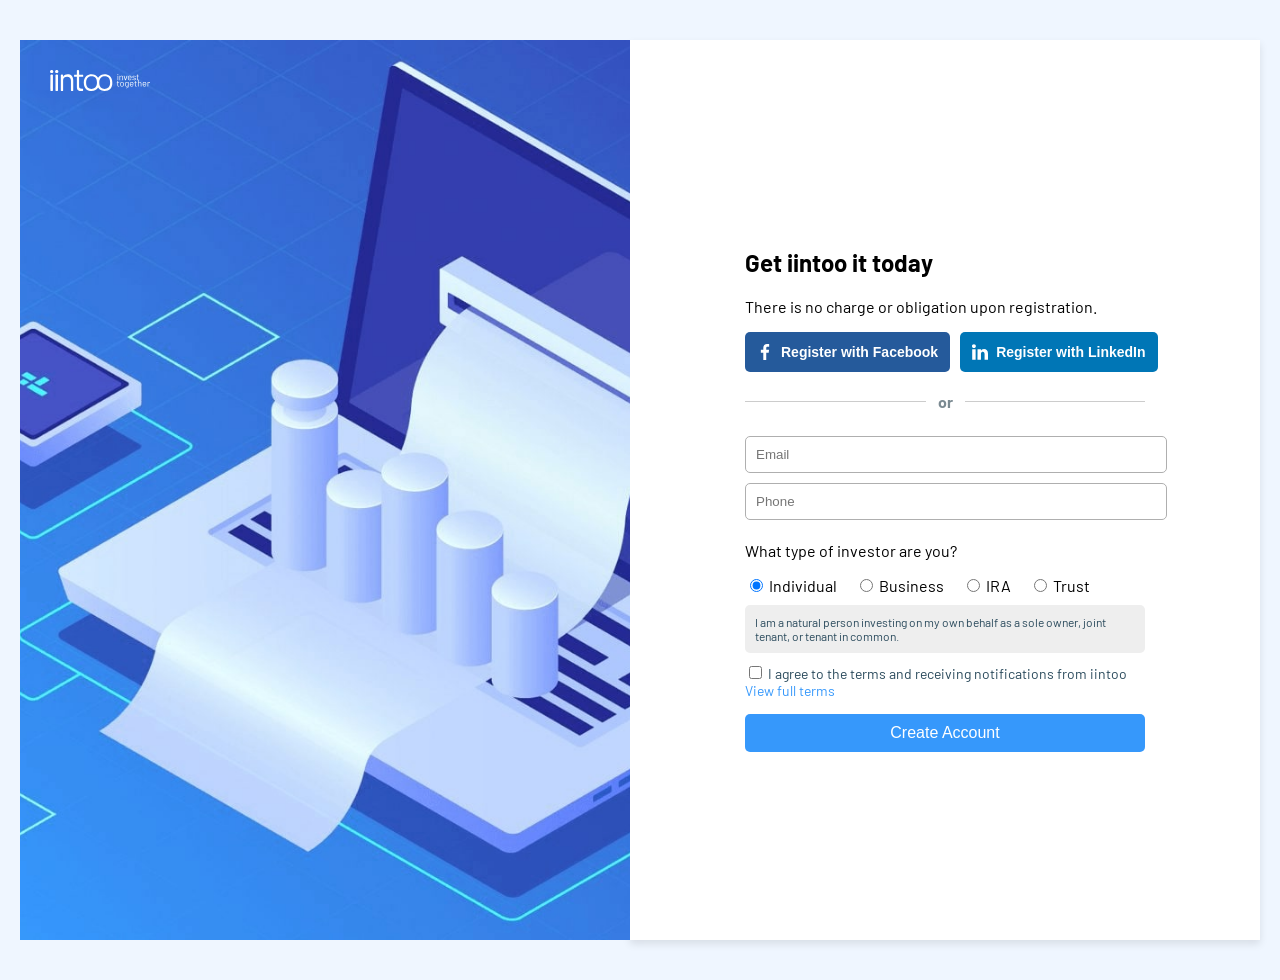
<file: git-course/Index.html>
<!DOCTYPE html>
<html lang="en">

<head>
    <meta charset="UTF-8">
    <meta name="viewport" content="width=device-width, initial-scale=1.0">
    <title>Registration Form</title>
    <link rel="stylesheet" href="styles.css">
    <link href="https://fonts.googleapis.com/css2?family=Barlow:wght@300;400;600&display=swap" rel="stylesheet">
</head>

<body>
    <div class="banner-container">
        <div class="banner">
            <img src="img/logo.svg" alt="Logo" class="logo">
        </div>
        <div class="container">
            <div class="form-wrapper">
                <h2>Get iintoo it today</h2>
                <p>There is no charge or obligation upon registration.</p>
                <div class="social-buttons-horizontal">
                    <button class="facebook">
                        <img src="img/facebook.svg" alt="Facebook">
                        Register with Facebook
                    </button>
                    <button class="linkedin">
                        <img src="img/linkedin.svg" alt="LinkedIn">
                        Register with LinkedIn
                    </button>
                </div>
                <div class="divider">
                    <span>or</span>
                </div>
                <form>
                    <div class="input-group">
                        <input type="email" placeholder="Email" required>
                        <input type="text" placeholder="Phone">
                    </div>
                    <p>What type of investor are you?</p>
                    <div class="radio-group">
                        <label><input type="radio" name="Individual" checked> Individual</label>
                        <label><input type="radio" name="Business"> Business</label>
                        <label><input type="radio" name="IRA"> IRA</label>
                        <label><input type="radio" name="Trust"> Trust</label>
                    </div>
                    <div class="tooltip">I am a natural person investing on my own behalf as a sole owner, joint tenant,
                        or tenant in common.</div>
                    <div class="checkbox-group">
                        <input type="checkbox" id="terms">
                        <label for="terms">I agree to the terms and receiving notifications from iintoo <a href="#">View
                                full terms</a></label>
                    </div>
                    <button class="submit">Create Account</button>
                </form>
            </div>
        </div>
    </div>
</body>

</html>
</file>
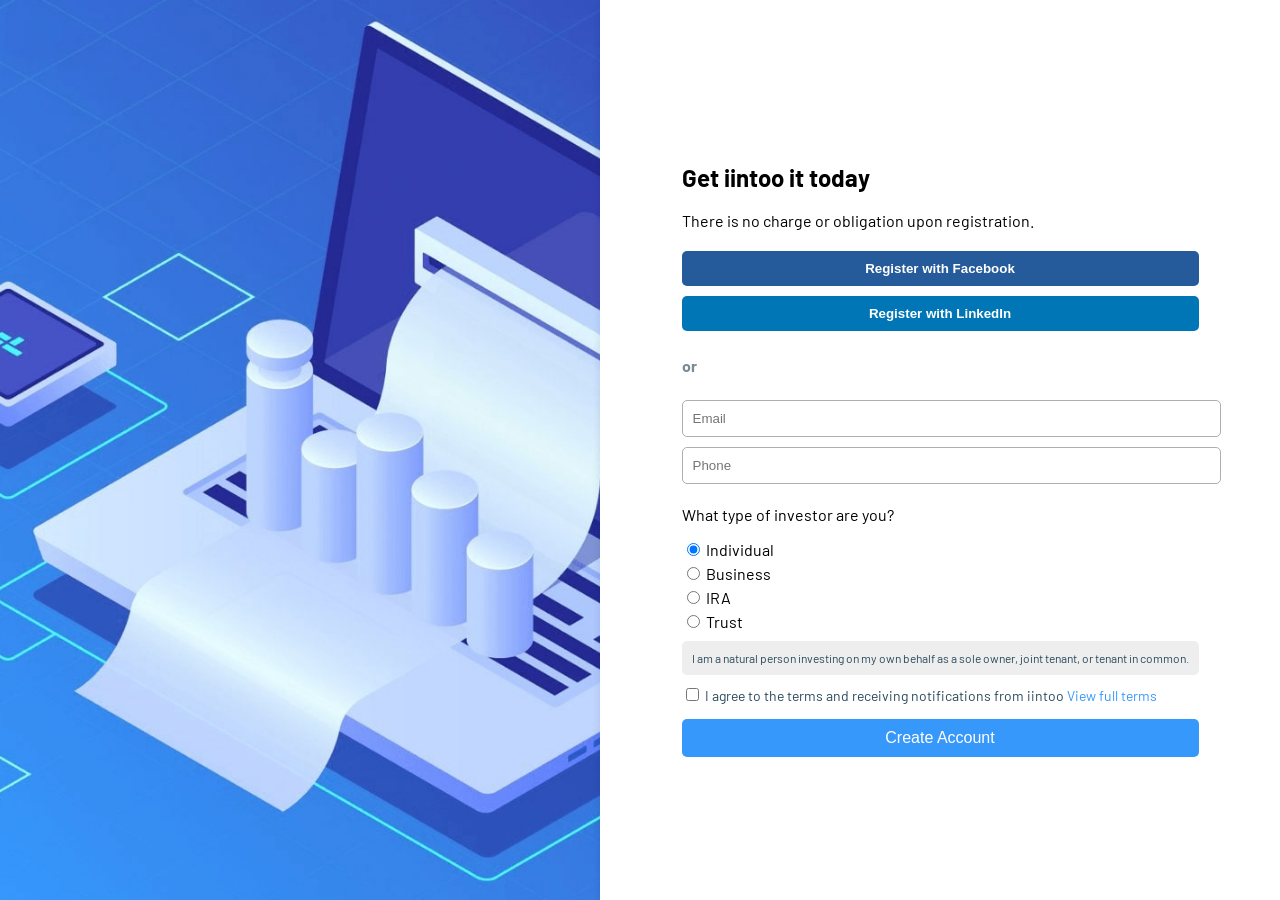
<file: git-course/Верстка макета/Index.html>
<!DOCTYPE html>
<html lang="en">
<head>
    <meta charset="UTF-8">
    <meta name="viewport" content="width=device-width, initial-scale=1.0">
    <title>Registration Form</title>
    <link rel="stylesheet" href="styles.css">
    <link href="https://fonts.googleapis.com/css2?family=Barlow:wght@300;400;600&display=swap" rel="stylesheet">
</head>
<body>
    <div class="banner-container">
        <div class="banner"></div>
        <div class="container">
            <div class="form-wrapper">
                <h2>Get iintoo it today</h2>
                <p>There is no charge or obligation upon registration.</p>
                <div class="social-buttons">
                    <button class="facebook">Register with Facebook</button>
                    <button class="linkedin">Register with LinkedIn</button>
                </div>
                <div class="divider">or</div>
                <form>
                    <div class="input-group">
                        <input type="email" placeholder="Email" required>
                        <input type="text" placeholder="Phone">
                    </div>
                    <p>What type of investor are you?</p>
                    <div class="radio-group">
                        <label><input type="radio" name="investor" checked> Individual</label>
                        <label><input type="radio" name="investor"> Business</label>
                        <label><input type="radio" name="investor"> IRA</label>
                        <label><input type="radio" name="investor"> Trust</label>
                    </div>
                    <div class="tooltip">I am a natural person investing on my own behalf as a sole owner, joint tenant, or tenant in common.</div>
                    <div class="checkbox-group">
                        <input type="checkbox" id="terms">
                        <label for="terms">I agree to the terms and receiving notifications from iintoo <a href="#">View full terms</a></label>
                    </div>
                    <button class="submit">Create Account</button>
                </form>
            </div>
        </div>
    </div>
</body>

</html>
</file>
<file: git-course/styles.css>
body {
    height: 100%;
    margin: 40px 20px;
    font-family: 'Barlow', sans-serif;
    background-color: #EFF6FF;
    display: flex;
    justify-content: center;
    align-items: center;
}

.banner-container {
    display: flex;
    /*.banner-container stretch on full screen*/
    width: 100vw;
    height: 100vh;
    /*height: 500px;*/
    background: white;
    /*border-radius: 8px;
    overflow: hidden;
    box-shadow: 0 4px 8px rgba(0, 0, 0, 0.1);*/
}

.banner {
    /* flex 1 - banner and container equal space*/
    flex: 1;
    width: 50%;
    /*height: 100%;
    height:auto;8*/
    position:relative;
    background: url('img/bg.jpg') no-repeat center center;
    background-size: cover;
    overflow: hidden;
    padding: 30px;
}

.banner .logo {
    position: absolute;
    top: 30px;
    left: 30px;
    width: 100px;
    height: auto;
    /*logo over banner*/
    z-index: 2;
  }

.container {
    /* flex 1 - banner and container equal space*/
    flex: 1;
    padding: 40px;
    /*display: flex; flex-direction: column; justify-content: center; - the register form on the center*/
    display: flex;
    flex-direction: column;
    justify-content: center;
    align-items: center;
    background: white;
    box-shadow: 0 4px 8px rgba(0, 0, 0, 0.1);
    /*text-align: center;
    padding: 40px;
    border-radius: 8px;
    width: 400px;
    width: 50%;
    padding: 40px;*/
}

.form-wrapper {
    width: 100%;
    max-width: 400px;
  }
  
  .social-buttons-horizontal {
    display: flex;
    gap: 10px;
    margin-bottom: 20px;
  }

.social-buttons-horizontal button {
    /*width: 100%;*/
    flex: 1;
    display: flex;
    align-items: center;
    justify-content: center;
    padding: 12px;
    border: none;
    border-radius: 5px;
    color: white;
    font-weight: 700;
    font-size: 14px;
    cursor: pointer;
    white-space: nowrap;
    /*space between icon and text*/
    gap: 8px;
   /* margin: 5px 0;*/
}

.social-buttons-horizontal button img {
    width: 16px;
    height: 16px;
    object-fit: contain;
    display: inline-block;
    flex-shrink: 0;
  }

.facebook {
    background-color: #255A9B;
}

.linkedin {
    background-color: #0076B6;
}

.divider {
    display: flex;
    align-items: center;
    text-align: center;
    margin: 20px 0;
    font-weight: bold;
    color: #7B8A92;
    font-weight: bold;
}

.divider::before,
.divider::after {
  content: '';
  flex: 1;
  border-bottom: 1px solid #ccc;
}

.divider:not(:empty)::before {
  margin-right: .75em;
}
.divider:not(:empty)::after {
  margin-left: .75em;
}

.input-group input {
    width: 100%;
    padding: 10px;
    margin: 5px 0;
    border: 1px solid #AFAFAF;
    border-radius: 5px;
}

.radio-group {
    text-align: left;
}

.radio-group label {
    display: inline-block;
    margin-right: 15px;
}

.tooltip {
    background: #EEEEEE;
    padding: 10px;
    border-radius: 5px;
    margin: 10px 0;
    color: #2A4A5C;
    font-size: 12px;
}

.checkbox-group {
    text-align: left;
    font-size: 14px;
    color: #2A4A5C;
}

.checkbox-group a {
    color: #3698FB;
    text-decoration: none;
}

.submit {
    width: 100%;
    padding: 10px;
    background-color: #3698FB;
    color: white;
    border: none;
    border-radius: 5px;
    font-size: 16px;
    cursor: pointer;
    margin-top: 15px;
}
</file>
<file: git-course/Верстка макета/styles.css>
body {
    height: 100%;
    margin: 0;
    font-family: 'Barlow', sans-serif;
    background-color: #EFF6FF;
    display: flex;
    justify-content: center;
    align-items: center;
}

.banner-container {
    display: flex;
    /*.banner-container stretch on full screen*/
    width: 100vw;
    height: 100vh;
    /*height: 500px;*/
    background: white;
    /*border-radius: 8px;
    overflow: hidden;
    box-shadow: 0 4px 8px rgba(0, 0, 0, 0.1);*/
}

.banner {
    /* flex 1 - banner and container equal space*/
    flex: 1;
    width: 50%;
    /*height: 100%;
    height:auto;8*/
    background: url('img/bg.jpg') no-repeat center center;
    background-size: cover;
}

.container {
    /* flex 1 - banner and container equal space*/
    flex: 1;
    padding: 40px;
    /*display: flex; flex-direction: column; justify-content: center; - the register form on the center*/
    display: flex;
    flex-direction: column;
    justify-content: center;
    align-items: center;
    background: white;
    box-shadow: 0 4px 8px rgba(0, 0, 0, 0.1);
    /*text-align: center;
    padding: 40px;
    border-radius: 8px;
    width: 400px;
    width: 50%;
    padding: 40px;*/
}

.social-buttons button {
    width: 100%;
    padding: 10px;
    border: none;
    border-radius: 5px;
    color: white;
    font-weight: bold;
    cursor: pointer;
    margin: 5px 0;
}

.facebook {
    background-color: #255A9B;
}

.linkedin {
    background-color: #0076B6;
}

.divider {
    margin: 20px 0;
    font-weight: bold;
    color: #7B8A92;
}

.input-group input {
    width: 100%;
    padding: 10px;
    margin: 5px 0;
    border: 1px solid #AFAFAF;
    border-radius: 5px;
}

.radio-group {
    text-align: left;
}

.radio-group label {
    display: block;
    margin: 5px 0;
}

.tooltip {
    background: #EEEEEE;
    padding: 10px;
    border-radius: 5px;
    margin: 10px 0;
    color: #2A4A5C;
    font-size: 12px;
}

.checkbox-group {
    text-align: left;
    font-size: 14px;
    color: #2A4A5C;
}

.checkbox-group a {
    color: #3698FB;
    text-decoration: none;
}

.submit {
    width: 100%;
    padding: 10px;
    background-color: #3698FB;
    color: white;
    border: none;
    border-radius: 5px;
    font-size: 16px;
    cursor: pointer;
    margin-top: 15px;
}
</file>
